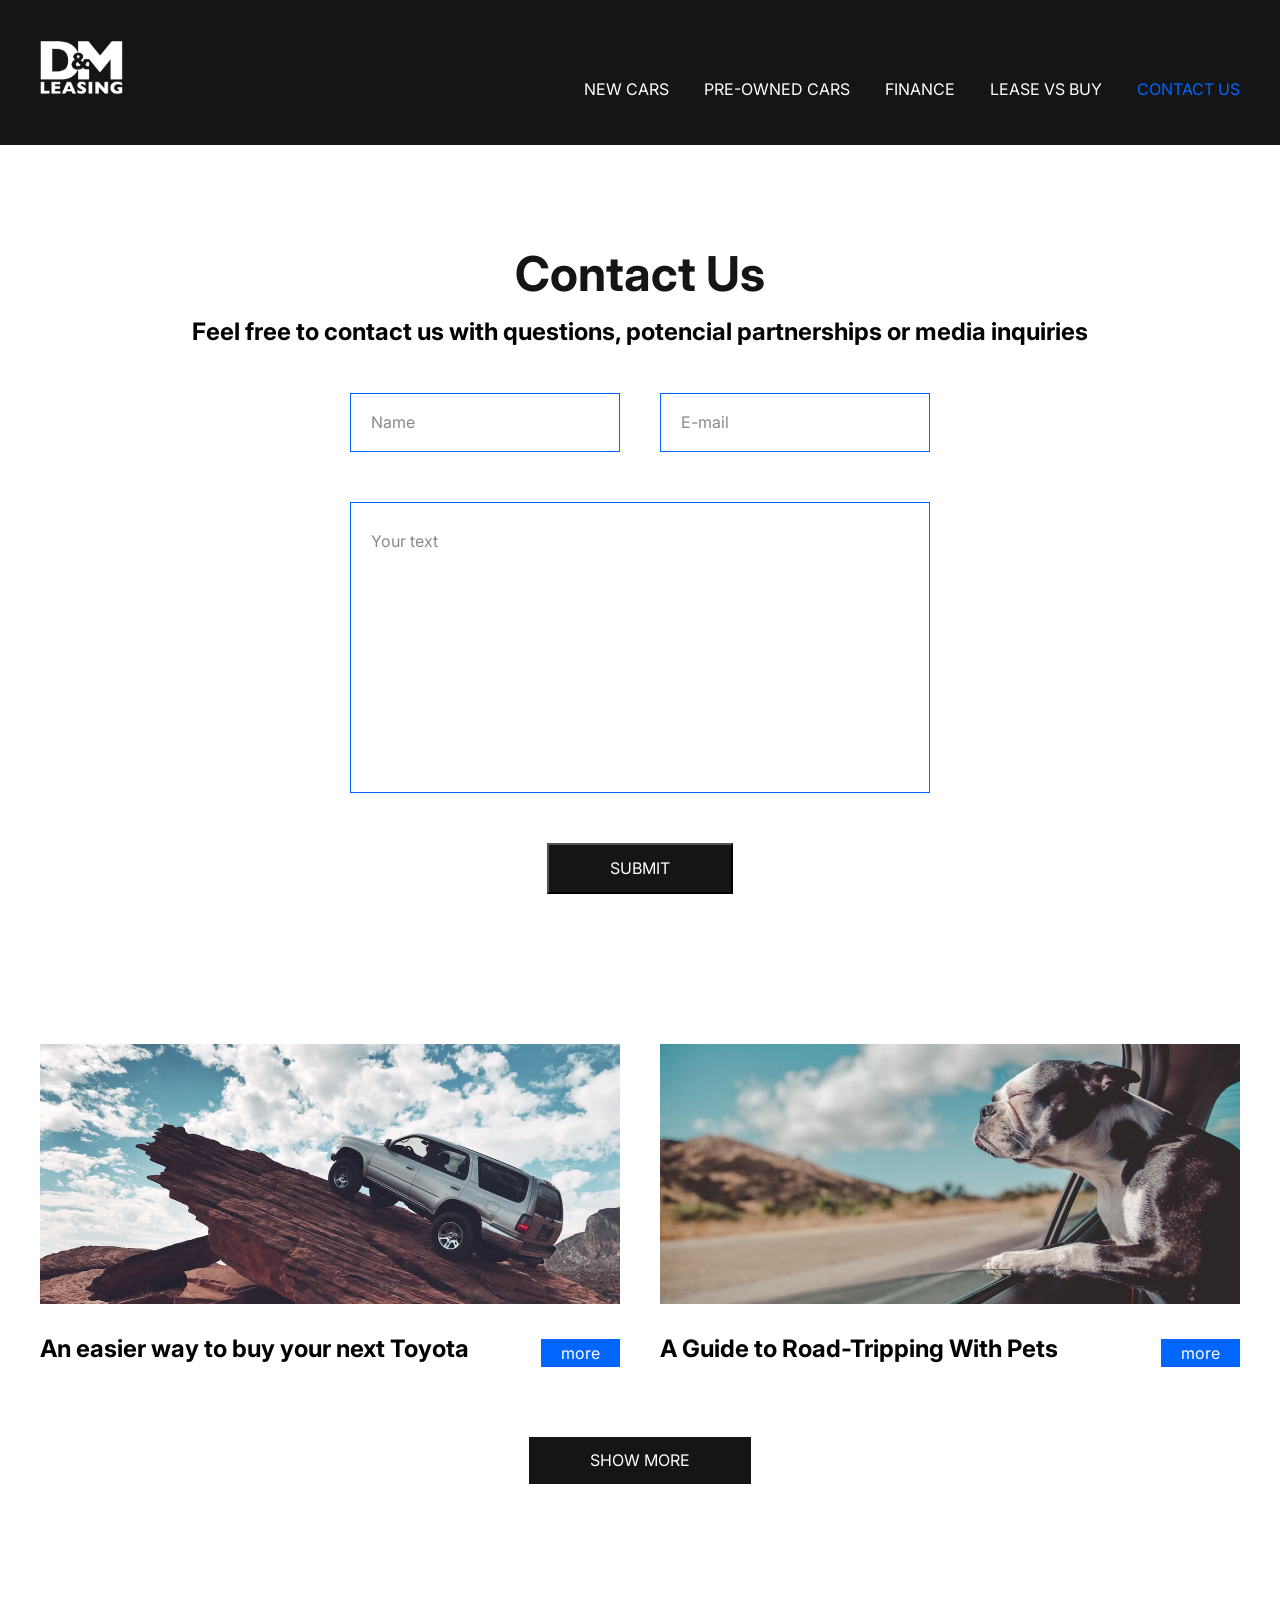
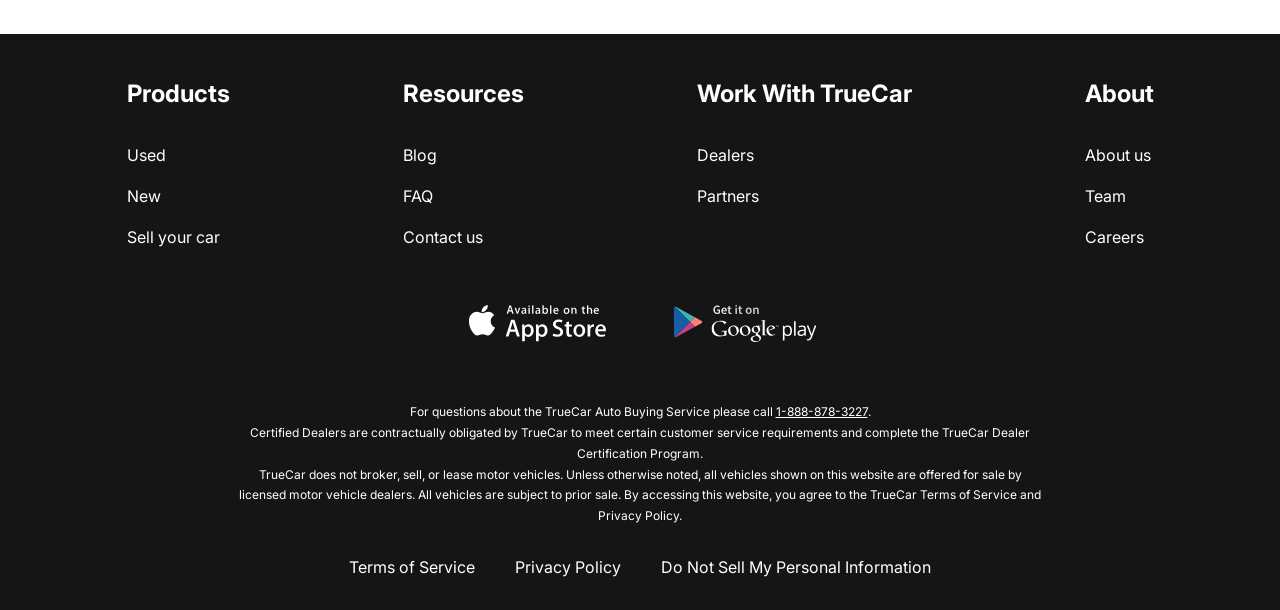
<file: contact.html>
<!DOCTYPE html>
<html lang="en">

<head>
    <meta charset="UTF-8">
    <meta name="viewport" content="width=device-width, initial-scale=1.0">
    <title>Contacts</title>

    <link rel="preconnect" href="https://fonts.googleapis.com">
    <link rel="preconnect" href="https://fonts.gstatic.com" crossorigin>
    <link href="https://fonts.googleapis.com/css2?family=Inter:opsz,wght@14..32,100..900&display=swap" rel="stylesheet">

    <link rel="stylesheet" href="css/reset.css">
    <link rel="stylesheet" href="css/style.css">
</head>

<body>

    <div class="wrapper">

        <header class="header">
            <div class="container">
                <div class="header__inner">
                    <a href="https://the-real-webmaster.github.io/lease-cars/" class="logo">
                        <img src="images/logo.svg" alt="" class="logo__img">
                    </a>

                    <nav class="menu">
                        <button class="menu__btn"><span class="menu__btn-line"></span></button>
                        <ul class="menu__list">
                            <li class="menu__list-item">
                                <a href="https://the-real-webmaster.github.io/lease-cars/new-cars.html" class="menu__list-link">NEW CARS</a>
                            </li>
                            <li class="menu__list-item">
                                <a href="#" class="menu__list-link">PRE-OWNED CARS</a>
                            </li>
                            <li class="menu__list-item">
                                <a href="#" class="menu__list-link">FINANCE</a>
                            </li>
                            <li class="menu__list-item">
                                <a href="#" class="menu__list-link">LEASE VS BUY</a>
                            </li>
                            <li class="menu__list-item">
                                <a href="#" class="menu__list-link menu__list-link--active">CONTACT US</a>
                            </li>
                        </ul>
                    </nav>
                </div>
            </div>
        </header>

        <main class="main">
            <section class="contacts">
                <div class="container">
                    <h1 class="section__title contacts__title">Contact Us</h1>
                    <p class="contacts__text">Feel free to contact us with questions, potencial partnerships or media
                        inquiries</p>
                    <form action="." class="form">
                        <input type="text" name="user-name" placeholder="Name" class="form__input" required>
                        <input type="email" name="user-email" placeholder="E-mail" class="form__input" required>
                        <textarea name="user-text" placeholder="Your text" class="form__textarea" required></textarea>
                        <button type="submit" class="form__btn">SUBMIT</button>
                    </form>
                </div>
            </section>

            <section class="blog">
                <div class="container">
                    <div class="blog__inner">
                        <article class="blog__item">
                            <img src="./images/blog-1.jpg" alt="" class="blog__item-img">
                            <div class="blog__item-inner">
                                <span class="blog__item-title">An easier way to buy your next Toyota</span>
                                <a href="#" class="blog__item-link">more</a>
                            </div>
                        </article>
                        <article class="blog__item">
                            <img src="./images/blog-2.jpg" alt="" class="blog__item-img">
                            <div class="blog__item-inner">
                                <span class="blog__item-title">A Guide to Road-Tripping With Pets</span>
                                <a href="#" class="blog__item-link">more</a>
                            </div>
                        </article>
                    </div>
                    <a href="#" class="section__btn blog__btn">SHOW MORE</a>
                </div>
            </section>
        </main>

        <footer class="footer">
            <div class="container">
                <nav class="footer__menu">
                    <ul class="footer__menu-list">
                        <li class="footer__menu-item">
                            <p class="footer__menu-title">Products</p>
                        </li>
                        <li class="footer__menu-item">
                            <a href="#" class="footer__menu-link">Used</a>
                        </li>
                        <li class="footer__menu-item">
                            <a href="#" class="footer__menu-link">New</a>
                        </li>
                        <li class="footer__menu-item">
                            <a href="#" class="footer__menu-link">Sell your car</a>
                        </li>
                    </ul>

                    <ul class="footer__menu-list">
                        <li class="footer__menu-item">
                            <p class="footer__menu-title">Resources</p>
                        </li>
                        <li class="footer__menu-item">
                            <a href="#" class="footer__menu-link">Blog</a>
                        </li>
                        <li class="footer__menu-item">
                            <a href="#" class="footer__menu-link">FAQ</a>
                        </li>
                        <li class="footer__menu-item">
                            <a href="#" class="footer__menu-link">Contact us</a>
                        </li>
                    </ul>

                    <ul class="footer__menu-list">
                        <li class="footer__menu-item">
                            <p class="footer__menu-title">Work With TrueCar</p>
                        </li>
                        <li class="footer__menu-item">
                            <a href="#" class="footer__menu-link">Dealers</a>
                        </li>
                        <li class="footer__menu-item">
                            <a href="#" class="footer__menu-link">Partners</a>
                        </li>
                    </ul>

                    <ul class="footer__menu-list">
                        <li class="footer__menu-item">
                            <p class="footer__menu-title">About</p>
                        </li>
                        <li class="footer__menu-item">
                            <a href="#" class="footer__menu-link">About us</a>
                        </li>
                        <li class="footer__menu-item">
                            <a href="#" class="footer__menu-link">Team</a>
                        </li>
                        <li class="footer__menu-item">
                            <a href="#" class="footer__menu-link">Careers</a>
                        </li>
                    </ul>
                </nav>

                <ul class="app">
                    <li class="app-item">
                        <a href="#" class="app__link">
                            <img src="images/app-store.svg" alt="" class="app__image">
                        </a>
                    </li>
                    <li class="app-item">
                        <a href="#" class="app__link">
                            <img src="images/google-play.svg" alt="" class="app__image">
                        </a>
                    </li>
                </ul>

                <div class="footer__copy">
                    <p class="footer__copy-text">For questions about the TrueCar Auto Buying Service please call <a
                            href="tel:18888783227" class="footer__copy-link">1-888-878-3227</a>.<br>Certified Dealers
                        are contractually obligated by TrueCar to meet certain customer service requirements and
                        complete the TrueCar Dealer Certification Program.</p>
                    <p class="footer__copy-text">TrueCar does not broker, sell, or lease motor vehicles. Unless
                        otherwise noted, all vehicles shown on this website are offered for sale by licensed motor
                        vehicle dealers. All vehicles are subject to prior sale. By accessing this website, you agree to
                        the TrueCar Terms of Service and Privacy Policy.</p>
                </div>

                <nav class="copy__nav">
                    <ul class="copy__nav-list">
                        <li class="copy__nav-item">
                            <a href="#" class="copy__nav-link">Terms of Service</a>
                        </li>
                        <li class="copy__nav-item">
                            <a href="#" class="copy__nav-link">Privacy Policy</a>
                        </li>
                        <li class="copy__nav-item">
                            <a href="#" class="copy__nav-link">Do Not Sell My Personal Information</a>
                        </li>
                    </ul>
                </nav>
            </div>
        </footer>


    </div>

    <script src="js/main.js"></script>
</body>

</html>
</file>
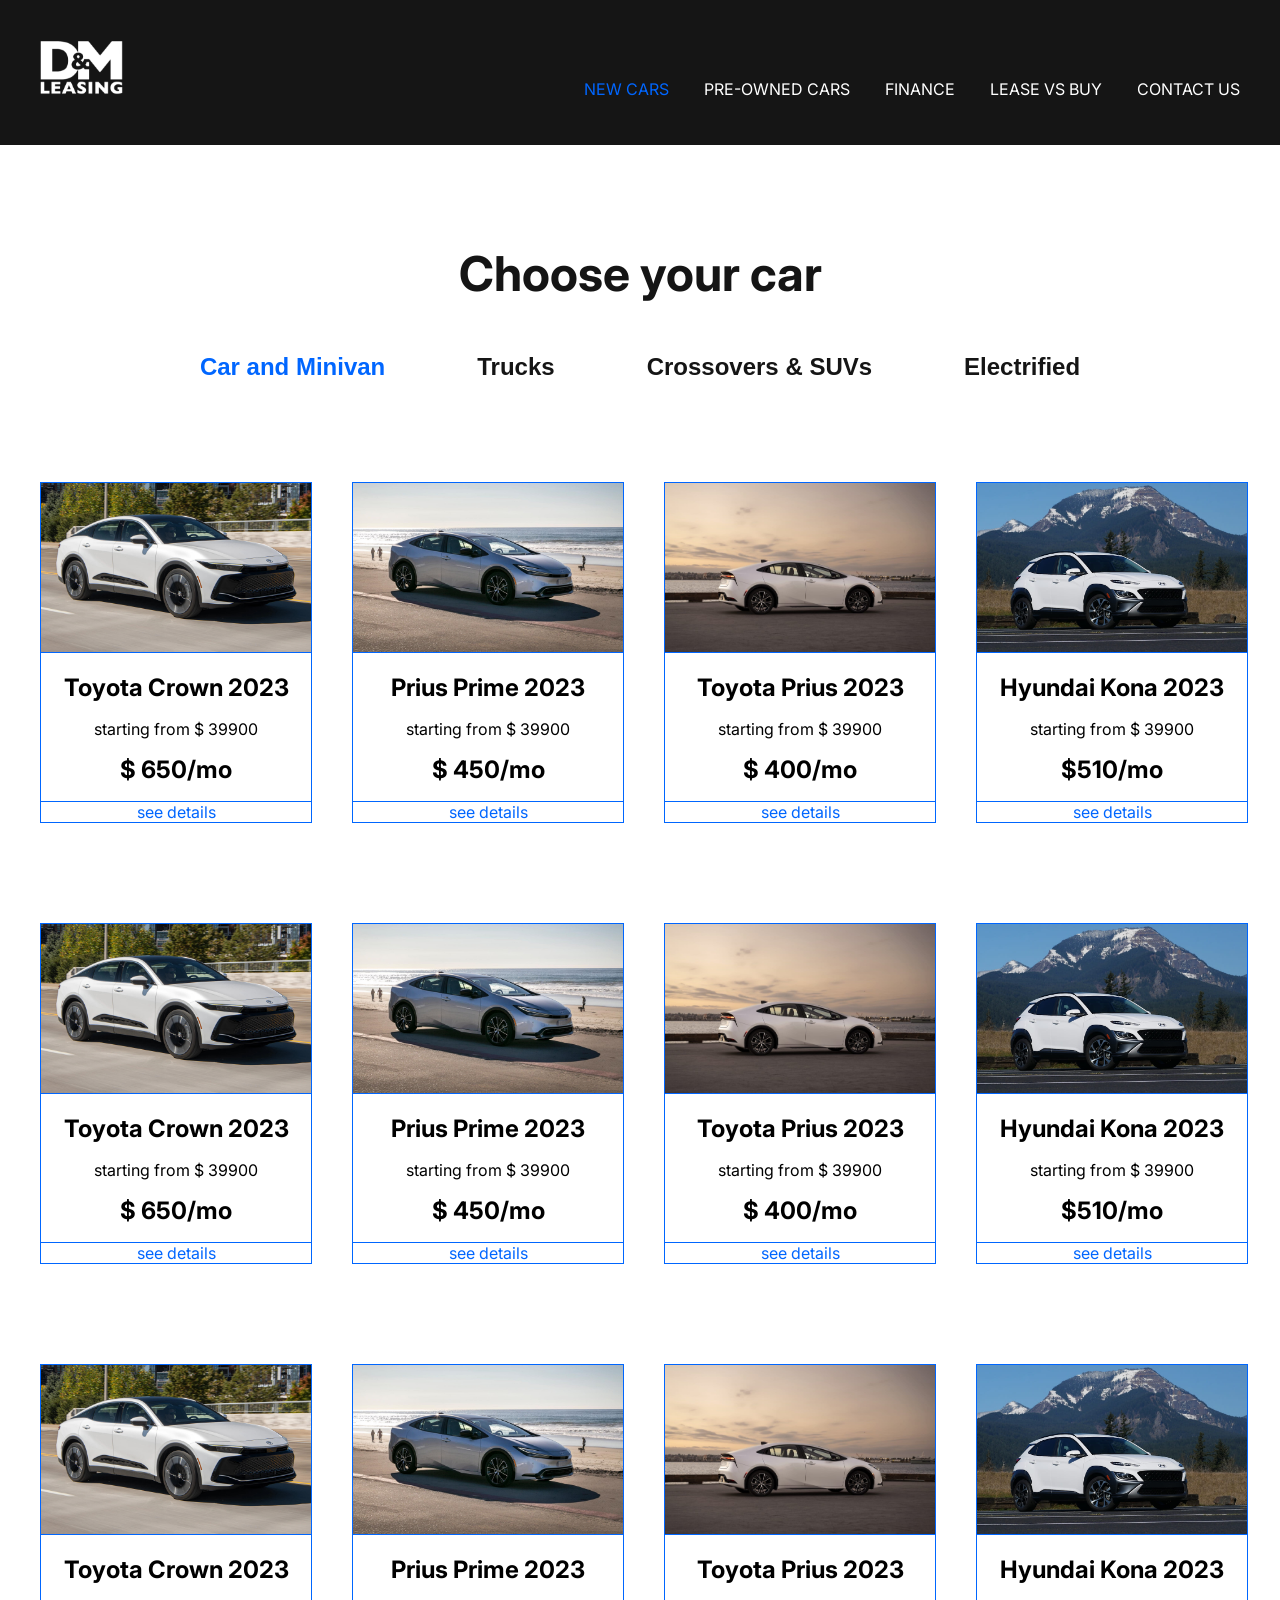
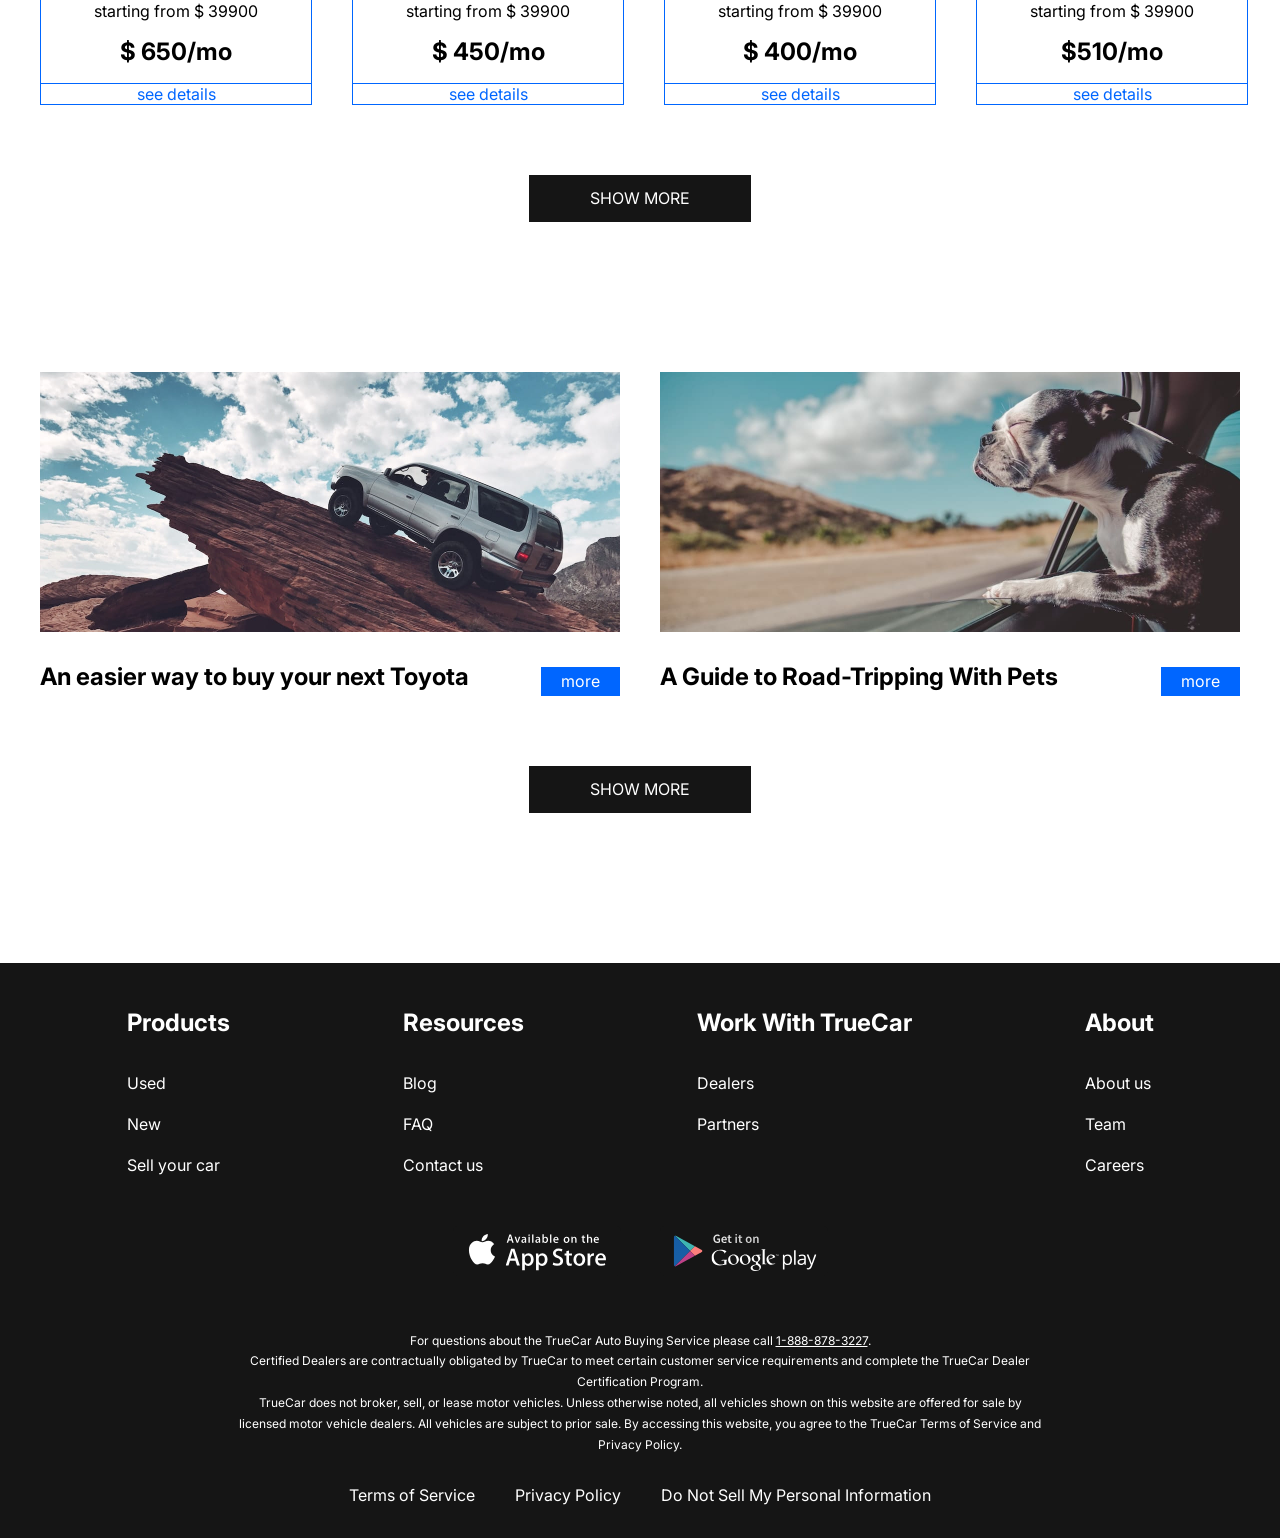
<file: new-cars.html>
<!DOCTYPE html>
<html lang="en">

<head>
    <meta charset="UTF-8">
    <meta name="viewport" content="width=device-width, initial-scale=1.0">
    <title>Document</title>

    <link rel="preconnect" href="https://fonts.googleapis.com">
    <link rel="preconnect" href="https://fonts.gstatic.com" crossorigin>
    <link href="https://fonts.googleapis.com/css2?family=Inter:opsz,wght@14..32,100..900&display=swap" rel="stylesheet">

    <link rel="stylesheet" href="css/reset.css">
    <link rel="stylesheet" href="css/style.css">
</head>

<body>

    <div class="wrapper">

        <header class="header">
            <div class="container">
                <div class="header__inner">
                    <a href="https://the-real-webmaster.github.io/lease-cars/" class="logo">
                        <img src="images/logo.svg" alt="" class="logo__img">
                    </a>

                    <nav class="menu">
                        <button class="menu__btn"><span class="menu__btn-line"></span></button>
                        <ul class="menu__list">
                            <li class="menu__list-item">
                                <a href="#" class="menu__list-link menu__list-link--active">NEW CARS</a>
                            </li>
                            <li class="menu__list-item">
                                <a href="#" class="menu__list-link">PRE-OWNED CARS</a>
                            </li>
                            <li class="menu__list-item">
                                <a href="#" class="menu__list-link">FINANCE</a>
                            </li>
                            <li class="menu__list-item">
                                <a href="#" class="menu__list-link">LEASE VS BUY</a>
                            </li>
                            <li class="menu__list-item">
                                <a href="https://the-real-webmaster.github.io/lease-cars/contact.html" class="menu__list-link">CONTACT US</a>
                            </li>
                        </ul>
                    </nav>
                </div>
            </div>
        </header>

        <main class="main">
            <section class="choose">
                <div class="container">
                    <h1 class="section__title choose__title">Choose your car</h1>

                    <div class="tabs">
                        <div class="tabs__btn">
                            <button class="tabs__btn-item tabs__btn-item--active" data-button="content-1">Car and
                                Minivan</button>
                            <button class="tabs__btn-item" data-button="content-2">Trucks</button>
                            <button class="tabs__btn-item" data-button="content-3">Crossovers & SUVs</button>
                            <button class="tabs__btn-item" data-button="content-4">Electrified</button>
                        </div>

                        <div class="tabs__content">
                            <div class="tabs__content-item tabs__content-item--active" id="content-1">
                                <div class="card">
                                    <img src="./images/card-1.jpg" alt="" class="card__image">
                                    <span class="card__title">Toyota Crown 2023</span>
                                    <p class="card__text">starting from $ 39900</p>
                                    <span class="card__price">$ 650/mo</span>
                                    <a href="#" class="card__link">see details</a>
                                </div>
                                <div class="card">
                                    <img src="./images/card-2.jpg" alt="" class="card__image">
                                    <span class="card__title">Prius Prime 2023</span>
                                    <p class="card__text">starting from $ 39900</p>
                                    <span class="card__price"> $ 450/mo</span>
                                    <a href="#" class="card__link">see details</a>
                                </div>
                                <div class="card">
                                    <img src="./images/card-3.jpg" alt="" class="card__image">
                                    <span class="card__title">Toyota Prius 2023</span>
                                    <p class="card__text">starting from $ 39900</p>
                                    <span class="card__price"> $ 400/mo</span>
                                    <a href="#" class="card__link">see details</a>
                                </div>
                                <div class="card">
                                    <img src="./images/card-4.jpg" alt="" class="card__image">
                                    <span class="card__title">Hyundai Kona 2023</span>
                                    <p class="card__text">starting from $ 39900</p>
                                    <span class="card__price">$510/mo</span>
                                    <a href="#" class="card__link">see details</a>
                                </div>

                                <div class="card">
                                    <img src="./images/card-1.jpg" alt="" class="card__image">
                                    <span class="card__title">Toyota Crown 2023</span>
                                    <p class="card__text">starting from $ 39900</p>
                                    <span class="card__price">$ 650/mo</span>
                                    <a href="#" class="card__link">see details</a>
                                </div>
                                <div class="card">
                                    <img src="./images/card-2.jpg" alt="" class="card__image">
                                    <span class="card__title">Prius Prime 2023</span>
                                    <p class="card__text">starting from $ 39900</p>
                                    <span class="card__price"> $ 450/mo</span>
                                    <a href="#" class="card__link">see details</a>
                                </div>
                                <div class="card">
                                    <img src="./images/card-3.jpg" alt="" class="card__image">
                                    <span class="card__title">Toyota Prius 2023</span>
                                    <p class="card__text">starting from $ 39900</p>
                                    <span class="card__price"> $ 400/mo</span>
                                    <a href="#" class="card__link">see details</a>
                                </div>
                                <div class="card">
                                    <img src="./images/card-4.jpg" alt="" class="card__image">
                                    <span class="card__title">Hyundai Kona 2023</span>
                                    <p class="card__text">starting from $ 39900</p>
                                    <span class="card__price">$510/mo</span>
                                    <a href="#" class="card__link">see details</a>
                                </div>

                                <div class="card">
                                    <img src="./images/card-1.jpg" alt="" class="card__image">
                                    <span class="card__title">Toyota Crown 2023</span>
                                    <p class="card__text">starting from $ 39900</p>
                                    <span class="card__price">$ 650/mo</span>
                                    <a href="#" class="card__link">see details</a>
                                </div>
                                <div class="card">
                                    <img src="./images/card-2.jpg" alt="" class="card__image">
                                    <span class="card__title">Prius Prime 2023</span>
                                    <p class="card__text">starting from $ 39900</p>
                                    <span class="card__price"> $ 450/mo</span>
                                    <a href="#" class="card__link">see details</a>
                                </div>
                                <div class="card">
                                    <img src="./images/card-3.jpg" alt="" class="card__image">
                                    <span class="card__title">Toyota Prius 2023</span>
                                    <p class="card__text">starting from $ 39900</p>
                                    <span class="card__price"> $ 400/mo</span>
                                    <a href="#" class="card__link">see details</a>
                                </div>
                                <div class="card">
                                    <img src="./images/card-4.jpg" alt="" class="card__image">
                                    <span class="card__title">Hyundai Kona 2023</span>
                                    <p class="card__text">starting from $ 39900</p>
                                    <span class="card__price">$510/mo</span>
                                    <a href="#" class="card__link">see details</a>
                                </div>
                            </div>

                            <div class="tabs__content-item" id="content-2">
                                <div class="card">
                                    <img src="./images/card-1.jpg" alt="" class="card__image">
                                    <span class="card__title">Toyota Crown 2023</span>
                                    <p class="card__text">starting from $ 39900</p>
                                    <span class="card__price">$ 650/mo</span>
                                    <a href="#" class="card__link">see details</a>
                                </div>
                                <div class="card">
                                    <img src="./images/card-2.jpg" alt="" class="card__image">
                                    <span class="card__title">Prius Prime 2023</span>
                                    <p class="card__text">starting from $ 39900</p>
                                    <span class="card__price"> $ 450/mo</span>
                                    <a href="#" class="card__link">see details</a>
                                </div>
                            </div>

                            <div class="tabs__content-item" id="content-3">
                                <div class="card">
                                    <img src="./images/card-1.jpg" alt="" class="card__image">
                                    <span class="card__title">Toyota Crown 2023</span>
                                    <p class="card__text">starting from $ 39900</p>
                                    <span class="card__price">$ 650/mo</span>
                                    <a href="#" class="card__link">see details</a>
                                </div>
                                <div class="card">
                                    <img src="./images/card-2.jpg" alt="" class="card__image">
                                    <span class="card__title">Prius Prime 2023</span>
                                    <p class="card__text">starting from $ 39900</p>
                                    <span class="card__price"> $ 450/mo</span>
                                    <a href="#" class="card__link">see details</a>
                                </div>
                                <div class="card">
                                    <img src="./images/card-1.jpg" alt="" class="card__image">
                                    <span class="card__title">Toyota Crown 2023</span>
                                    <p class="card__text">starting from $ 39900</p>
                                    <span class="card__price">$ 650/mo</span>
                                    <a href="#" class="card__link">see details</a>
                                </div>
                                <div class="card">
                                    <img src="./images/card-2.jpg" alt="" class="card__image">
                                    <span class="card__title">Prius Prime 2023</span>
                                    <p class="card__text">starting from $ 39900</p>
                                    <span class="card__price"> $ 450/mo</span>
                                    <a href="#" class="card__link">see details</a>
                                </div>
                            </div>

                            <div class="tabs__content-item" id="content-4">
                                <div class="card">
                                    <img src="./images/card-1.jpg" alt="" class="card__image">
                                    <span class="card__title">Toyota Crown 2023</span>
                                    <p class="card__text">starting from $ 39900</p>
                                    <span class="card__price">$ 650/mo</span>
                                    <a href="#" class="card__link">see details</a>
                                </div>
                                <div class="card">
                                    <img src="./images/card-2.jpg" alt="" class="card__image">
                                    <span class="card__title">Prius Prime 2023</span>
                                    <p class="card__text">starting from $ 39900</p>
                                    <span class="card__price"> $ 450/mo</span>
                                    <a href="#" class="card__link">see details</a>
                                </div>
                                <div class="card">
                                    <img src="./images/card-1.jpg" alt="" class="card__image">
                                    <span class="card__title">Toyota Crown 2023</span>
                                    <p class="card__text">starting from $ 39900</p>
                                    <span class="card__price">$ 650/mo</span>
                                    <a href="#" class="card__link">see details</a>
                                </div>
                                <div class="card">
                                    <img src="./images/card-2.jpg" alt="" class="card__image">
                                    <span class="card__title">Prius Prime 2023</span>
                                    <p class="card__text">starting from $ 39900</p>
                                    <span class="card__price"> $ 450/mo</span>
                                    <a href="#" class="card__link">see details</a>
                                </div>
                                <div class="card">
                                    <img src="./images/card-1.jpg" alt="" class="card__image">
                                    <span class="card__title">Toyota Crown 2023</span>
                                    <p class="card__text">starting from $ 39900</p>
                                    <span class="card__price">$ 650/mo</span>
                                    <a href="#" class="card__link">see details</a>
                                </div>
                                <div class="card">
                                    <img src="./images/card-2.jpg" alt="" class="card__image">
                                    <span class="card__title">Prius Prime 2023</span>
                                    <p class="card__text">starting from $ 39900</p>
                                    <span class="card__price"> $ 450/mo</span>
                                    <a href="#" class="card__link">see details</a>
                                </div>
                            </div>
                        </div>
                        <a href="#" class="section__btn blog__btn">SHOW MORE</a>
                    </div>
                </div>
            </section>

            <section class="blog">
                <div class="container">
                    <div class="blog__inner">
                        <article class="blog__item">
                            <img src="./images/blog-1.jpg" alt="" class="blog__item-img">
                            <div class="blog__item-inner">
                                <span class="blog__item-title">An easier way to buy your next Toyota</span>
                                <a href="#" class="blog__item-link">more</a>
                            </div>
                        </article>
                        <article class="blog__item">
                            <img src="./images/blog-2.jpg" alt="" class="blog__item-img">
                            <div class="blog__item-inner">
                                <span class="blog__item-title">A Guide to Road-Tripping With Pets</span>
                                <a href="#" class="blog__item-link">more</a>
                            </div>
                        </article>
                    </div>
                    <a href="#" class="section__btn blog__btn">SHOW MORE</a>
                </div>
            </section>
        </main>

        <footer class="footer">
            <div class="container">
                <nav class="footer__menu">
                    <ul class="footer__menu-list">
                        <li class="footer__menu-item">
                            <p class="footer__menu-title">Products</p>
                        </li>
                        <li class="footer__menu-item">
                            <a href="#" class="footer__menu-link">Used</a>
                        </li>
                        <li class="footer__menu-item">
                            <a href="#" class="footer__menu-link">New</a>
                        </li>
                        <li class="footer__menu-item">
                            <a href="#" class="footer__menu-link">Sell your car</a>
                        </li>
                    </ul>

                    <ul class="footer__menu-list">
                        <li class="footer__menu-item">
                            <p class="footer__menu-title">Resources</p>
                        </li>
                        <li class="footer__menu-item">
                            <a href="#" class="footer__menu-link">Blog</a>
                        </li>
                        <li class="footer__menu-item">
                            <a href="#" class="footer__menu-link">FAQ</a>
                        </li>
                        <li class="footer__menu-item">
                            <a href="#" class="footer__menu-link">Contact us</a>
                        </li>
                    </ul>

                    <ul class="footer__menu-list">
                        <li class="footer__menu-item">
                            <p class="footer__menu-title">Work With TrueCar</p>
                        </li>
                        <li class="footer__menu-item">
                            <a href="#" class="footer__menu-link">Dealers</a>
                        </li>
                        <li class="footer__menu-item">
                            <a href="#" class="footer__menu-link">Partners</a>
                        </li>
                    </ul>

                    <ul class="footer__menu-list">
                        <li class="footer__menu-item">
                            <p class="footer__menu-title">About</p>
                        </li>
                        <li class="footer__menu-item">
                            <a href="#" class="footer__menu-link">About us</a>
                        </li>
                        <li class="footer__menu-item">
                            <a href="#" class="footer__menu-link">Team</a>
                        </li>
                        <li class="footer__menu-item">
                            <a href="#" class="footer__menu-link">Careers</a>
                        </li>
                    </ul>
                </nav>

                <ul class="app">
                    <li class="app-item">
                        <a href="#" class="app__link">
                            <img src="images/app-store.svg" alt="" class="app__image">
                        </a>
                    </li>
                    <li class="app-item">
                        <a href="#" class="app__link">
                            <img src="images/google-play.svg" alt="" class="app__image">
                        </a>
                    </li>
                </ul>

                <div class="footer__copy">
                    <p class="footer__copy-text">For questions about the TrueCar Auto Buying Service please call <a
                            href="tel:18888783227" class="footer__copy-link">1-888-878-3227</a>.<br>Certified Dealers
                        are contractually obligated by TrueCar to meet certain customer service requirements and
                        complete the TrueCar Dealer Certification Program.</p>
                    <p class="footer__copy-text">TrueCar does not broker, sell, or lease motor vehicles. Unless
                        otherwise noted, all vehicles shown on this website are offered for sale by licensed motor
                        vehicle dealers. All vehicles are subject to prior sale. By accessing this website, you agree to
                        the TrueCar Terms of Service and Privacy Policy.</p>
                </div>

                <nav class="copy__nav">
                    <ul class="copy__nav-list">
                        <li class="copy__nav-item">
                            <a href="#" class="copy__nav-link">Terms of Service</a>
                        </li>
                        <li class="copy__nav-item">
                            <a href="#" class="copy__nav-link">Privacy Policy</a>
                        </li>
                        <li class="copy__nav-item">
                            <a href="#" class="copy__nav-link">Do Not Sell My Personal Information</a>
                        </li>
                    </ul>
                </nav>
            </div>
        </footer>


    </div>

    <script src="js/main.js"></script>
</body>

</html>
</file>
<file: css/style.css>
html {
    box-sizing: border-box;
}

*,
*::before,
*::after {
    box-sizing: border-box;
}

a {
    text-decoration: none;
    color: inherit;
}

html,
body {
    height: 100%;
}

body {
    font-family: "Inter", sans-serif;
    font-weight: 400;
    font-size: 16px;
    line-height: 130%;
}

.wrapper {
    min-height: 100%;
    display: flex;
    flex-direction: column;
}

.main {
    flex-grow: 1;
}

.container {
    margin: 0 auto;
    max-width: 1230px;
    padding: 0 15px;
}

.section__btn {
    font-family: "Inter", sans-serif;
    font-weight: 400;
    font-size: 16px;
    line-height: 130%;
    margin: 0 auto;
    padding: 13px 61px;
    display: block;
    background-color: #151515;
    width: fit-content;
    color: #fff;
    text-transform: uppercase;
    cursor: pointer;
}

.section__title {
    margin-bottom: 50px;
    font-weight: 700;
    font-size: 48px;
    line-height: 1.20;
    color: #151515;
    text-align: center;
}

.header {
    background-color: #151515;
}

.header-main {
    background-color: transparent;
}

.header-main,
.top {
    position: absolute;
    left: 0;
    right: 0;
    z-index: 5;
}

.header__inner {
    padding: 40px 0 45px;
    display: flex;
    justify-content: space-between;
    align-items: flex-end;
}

.menu__btn {
    display: none;
}

.menu__list {
    display: flex;
    gap: 35px;
}

.menu__list-link {
    color: #fff;
    text-transform: uppercase;
}

.menu__list-link--active {
    color: #0066FF;
}

/*----
  TOP
------*/

.top {
    padding-top: 247px;
    padding-bottom: 50px;
    font-weight: 700;
    color: #fff;
    text-align: center;
    z-index: 4;
}

.title {
    line-height: 116%;
    margin-bottom: 38px;
    font-size: 96px;
}

.top__link {

    background-color: #151515;
    padding: 23px;
    max-width: 430px;
    width: 100%;
    font-size: 36px;
    text-transform: uppercase;
    display: inline-block;
}

/*-------
  SLIDER
---------*/

.swiper::after {
    content: '';
    background-color: rgba(21, 21, 21, .3);
    position: absolute;
    inset: 0;
    z-index: 5;
}

.swiper-wrapper {
    background-color: rgba(21, 21, 21, .3);
}

.swiper-slide {
    height: 100vh;
    background-size: cover;
    background-position: center;
}

.swiper-pagination {
    bottom: 50px !important;
}

.swiper-pagination-bullet {
    background-color: #151515;
    width: 120px;
    height: 3px;
    border-radius: 0;
    opacity: 1;
}

.swiper-pagination-bullet+.swiper-pagination-bullet {
    margin-left: 26px !important;
}

.swiper-pagination-bullet-active {
    height: 6px;
    background-color: #fff;
}

/*---------
  WHY_LEASE
-----------*/

.why-lease {
    padding: 150px 0;
}

.why-lease__list {
    display: grid;
    grid-template-columns: repeat(4, 1fr);
    gap: 40px;
}

.why-lease__list-item {
    text-align: center;
}

.why-lease__list-image {
    margin-bottom: 30px;
    width: 150px;
    height: 150px;
}

.why-lease__list-title {
    margin-bottom: 30px;
    display: block;
    font-weight: 700;
    font-size: 24px;
}

.why-lease__list-desc {
    text-align: left;
}

/*---------
  HOW DOES
-----------*/

.how-does {
    margin-bottom: 150px;
}

.how-does__inner {
    max-width: 594px;
    margin: 0 auto;
}

.how-does__subtitle {
    padding: 50px 0;
    display: inline-block;
    font-weight: 700;
    font-size: 24px;
    line-height: 1.20;
    color: #151515;
}

.how-does__list {
    padding-bottom: 70px;
    counter-reset: myCounter;
}

.how-does__list-item {
    padding-left: 70px;
    display: flex;
    align-items: center;
    justify-content: space-between;
}

.how-does__list-item:nth-child(2) {
    margin: 40px 0;
}

.how-does__list-item::before {
    counter-increment: myCounter;
    content: counter(myCounter);
    display: flex;
    justify-content: center;
    align-items: center;
    flex-shrink: 0;
    background-color: #0066FF;
    width: 100px;
    height: 100px;
    font-weight: 700;
    font-size: 48px;
    color: #fff;
    border-radius: 50%;
}

.how-does__list-desc {
    width: 270px;
}

/*------
  VIDEO
--------*/

.video {
    margin-bottom: 150px;
}

.video__title {
    margin-bottom: 20px;
}

.video__text {
    margin-bottom: 50px;
    font-weight: 700;
    font-size: 24px;
    text-align: center;
}

.video__iframe {
    margin: 0 auto;
    display: block;
    max-width: 1000px;
    width: 100%;
    height: 500px;
}

/*----------
  IMPORTANT
------------*/

.important {
    margin-bottom: 150px;
}

.important__title {
    margin-bottom: 20px;
}

.important__text {
    max-width: 580px;
    margin: 0 auto 50px;
}

.important__list {
    display: grid;
    grid-template-columns: repeat(4, 1fr);
    gap: 40px;
}

.important__list-image {
    margin-bottom: 20px;
    width: 270px;
    height: 150px;
    object-fit: cover;
    object-position: center;
}

/*---------
  CONTACTS
-----------*/

.contacts {
    padding: 100px 0 150px;
}

.contacts__title {
    margin-bottom: 20px;
}

.contacts__text {
    margin-bottom: 50px;
    font-weight: 700;
    font-size: 24px;
    text-align: center;
}

.form {
    margin: 0 auto;
    max-width: 580px;
    display: flex;
    justify-content: space-between;
    flex-wrap: wrap;
}

.form__input {
    padding: 18px 20px;
    width: 270px;
    border: 1px solid #0066FF;
}

.form__input,
.form__textarea {
    margin-bottom: 50px;
    outline: none;
}

.form__input,
.form__textarea,
.form__input::placeholder,
.form__textarea::placeholder,
.form__btn {
    font-family: "Inter", sans-serif;
    font-weight: 400;
    font-size: 16px;
    line-height: 130%;
    color: #151515;
}

.form__input::placeholder,
.form__textarea::placeholder {
    opacity: 0.5;
}

.form__textarea {
    padding: 28px 20px;
    width: 100%;
    height: 291px;
    resize: none;
    border: 1px solid #0066FF;
}

.form__btn {
    margin: 0 auto;
    padding: 13px 61px;
    background-color: #151515;
    color: #fff;
    text-transform: uppercase;
    cursor: pointer;
}

/*-----
  BLOG
-------*/

.blog {
    margin-bottom: 150px;
}

.blog__inner {
    margin-bottom: 70px;
    display: grid;
    grid-template-columns: repeat(2, 1fr);
    gap: 40px;
}

.blog__item-img {
    margin-bottom: 30px;
    max-width: 580px;
    width: 100%;
    height: 260px;
    object-fit: cover;
}

.blog__item-inner {
    display: flex;
    justify-content: space-between;
    align-items: flex-start;
}

.blog__item-title {
    font-weight: 700;
    font-size: 24px;
}

.blog__item-link {
    background-color: #0066FF;
    display: inline-block;
    margin-left: 10px;
    padding: 4px 20px;
    color: #fff;
}

.blog__btn {
    display: flex;
}

/*-------
  CHOOSE
---------*/

.choose {
    padding: 100px 0 150px;
}

.tabs__btn {
    display: flex;
    justify-content: center;
    gap: 80px;
    margin-bottom: 100px;
}

.tabs__btn-item {
    background-color: transparent;
    font-weight: 700;
    font-size: 24px;
    color: #151515;
    border: none;
    cursor: pointer;
}

.tabs__btn-item--active {
    color: #0066FF;
}

.tabs__content {
    margin-bottom: 70px;
}

.tabs__content-item {
    display: none;
    grid-template-columns: repeat(4, 1fr);
    gap: 100px 40px;
}

.tabs__content-item.tabs__content-item--active {
    display: grid;
}

.card {
    text-align: center;
    border: 1px solid #0066FF;
}

.card__image,
.card__title,
.card__text,
.card__price {
    margin-bottom: 20px;
    padding: 0 5px;
}

.card__title,
.card__price {
    display: inline-block;
}

.card__image {
    padding: 0;
    width: 270px;
    height: 170px;
    object-fit: cover;
    border-bottom: 1px solid #0066FF;
}

.card__title {
    font-weight: 700;
    font-size: 24px;
}

.card__price {
    font-weight: 700;
    font-size: 24px;
}

.card__link {
    display: block;
    color: #0066FF;
    border-top: 1px solid #0066FF;
}

/*-------
  FOOTER
---------*/

.footer {
    background-color: #151515;
    padding: 50px 0 32px;
    color: #fff;
}

.footer__menu {
    margin-bottom: 50px;
    display: flex;
    justify-content: space-around;
}

.footer__menu-list {
    max-width: 250px;
}

.footer__menu-item+.footer__menu-item {
    padding-top: 20px;
}

.footer__menu-title {
    padding-bottom: 20px;
    font-weight: 700;
    font-size: 24px;
}

.app {
    margin-bottom: 50px;
    display: flex;
    justify-content: center;
    gap: 39px;
}

.footer__copy {
    margin: 0 auto 30px;
    max-width: 807px;
    text-align: center;
    font-size: 12px;
}

.footer__copy-link {
    text-decoration: underline;
}

.copy__nav-list {
    display: flex;
    justify-content: center;
    gap: 40px;
}

@media (max-width: 1230px) {
    .title {
        font-size: 70px;
    }

    .top__link {
        font-size: 30px;
    }

    .why-lease {
        padding: 100px 0;
    }

    .how-does,
    .video,
    .important,
    .blog {
        margin-bottom: 100px;
    }

    .important__list {
        grid-template-columns: repeat(2, 1fr);
        justify-items: center;
    }

    .important__list-text {
        max-width: 270px;
    }

    .tabs__content-item {
        grid-template-columns: repeat(3, 1fr);
    }

    .card__image {
        width: 100%;
    }


}

@media (max-width: 1085px) {
    .why-lease__list {
        grid-template-columns: repeat(2, 1fr);
        gap: 25px;
    }

    .why-lease__list-desc {
        margin: auto;
        max-width: 250px;
        text-align: inherit;
    }
}

@media (max-width: 950px) {
    .header__inner {
        align-items: center;
    }

    .menu__btn {
        display: inline-flex;
        justify-content: center;
        align-items: center;
        background-color: transparent;
        height: 40px;
        border: none;
        position: relative;
        z-index: 10;
        cursor: pointer;
    }

    .menu__btn::before,
    .menu__btn::after {
        content: '';
        background-color: #fff;
        width: 40px;
        height: 3px;
        position: absolute;
    }

    .menu__btn::before {
        top: 0;
    }

    .menu__btn::after {
        bottom: 0;
    }

    .menu__btn-line {
        background-color: #fff;
        width: 40px;
        height: 3px;
    }

    .menu__list {
        background-color: #151515;
        flex-direction: column;
        align-items: center;
        justify-content: center;
        position: fixed;
        inset: 0;
        transform: translateY(-100%);
        transition: transform 0.5s ease-in-out;
    }

    .menu__list.active {
        transform: translateY(0);
    }

    .menu__list-link {
        font-size: 20px;
    }

    .title {
        font-size: 55px;
    }

    .top__link {
        padding: 20px;
        max-width: 330px;
        font-size: 28px;
    }

    .why-lease {
        padding: 50px 0;
    }

    .section__title {
        margin-bottom: 38px;
        font-size: 40px;
    }

    .how-does,
    .video,
    .important,
    .blog {
        margin-bottom: 50px;
    }

    .contacts, .choose {
        padding: 50px 0 80px;
    }

    .tabs__btn {
        margin-bottom: 60px;
        gap: 50px;
    }

    .tabs__btn-item {
        font-size: 22px;
    }

    .tabs__content-item {
        gap: 80px 30px;
    }

    .blog__item-img {
        max-width: 550px;
        height: 240px;
    }

    .blog__item-title {
        font-size: 22px;
    }

    .footer__menu-title {
        font-size: 22px;
    }
}

@media (max-width: 880px) {
    .tabs__btn {
        display: grid;
        grid-template-columns: repeat(2, 1fr);
    }

    .tabs__content-item {
        grid-template-columns: repeat(2, 1fr);
        justify-items: center;
    }

    .card {
        max-width: 320px;
    }
}

@media (max-width: 650px) {
    .header__inner {
        padding: 30px 0 35px;
    }

    .title {
        font-size: 45px;
    }

    .top__link {
        padding: 18px;
        max-width: 280px;
        font-size: 24px;
    }

    .swiper-pagination-bullet {
        width: 90px;
    }

    .why-lease__list-title {
        font-size: 22px;
    }

    .how-does__list-item {
        padding-left: 0;
    }

    .how-does__list-item::before {
        width: 80px;
        height: 80px;
    }

    .video__iframe {
        height: 380px;
    }

    .important__list {
        gap: 9px;
    }

    .important__list-image {
        width: 230px;
        height: 130px;
    }

    .important__list-text {
        width: 230px;
    }

    .contacts {
        padding-bottom: 55px;
    }

    .contacts__text {
        margin-bottom: 30px;
        font-size: 20px;
    }

    .form__input {
        width: 100%;
    }

    .form__input,
    .form__textarea {
        margin-bottom: 30px;
    }

    .tabs__btn {
        gap: 25px;
    }

    .tabs__content-item {
        grid-template-columns: 1fr;
        gap: 50px;
    }

    .card {
        max-width: 350px;
    }

    .blog__inner {
        margin-bottom: 45px;
        display: flex;
        flex-direction: column;
        justify-self: center;
    }

    .blog__item {
        max-width: 400px;
    }

    .blog__item-img {
        margin-bottom: 20px;
        width: 100%;
        height: 245px;
    }

    .footer__menu {
        display: grid;
        grid-template-columns: repeat(2, 1fr);
        justify-self: center;
        gap: 55px;
    }

    .copy__nav-list {
        flex-direction: column;
        gap: 20px;
    }

}

@media (max-width: 500px) {
    .top {
        padding-top: 210px;
    }

    .title {
        margin-bottom: 30px;
        font-size: 38px;
    }

    .top__link {
        padding: 10px;
        max-width: 220px;
        font-size: 20px;
    }

    .swiper-pagination-bullet {
        width: 65px;
    }

    .swiper-pagination-bullet+.swiper-pagination-bullet {
        margin-left: 15px !important;
    }

    .section__title {
        margin-bottom: 25px;
        font-size: 30px;
    }

    .why-lease__list {
        grid-template-columns: 1fr;
    }

    .why-lease__list-image {
        margin-bottom: 20px;
        width: 130px;
        height: 130px;
    }

    .why-lease__list-title {
        margin-bottom: 20px;
    }

    .how-does__text {
        text-align: center;
    }

    .how-does__subtitle {
        padding: 30px 0;
        font-size: 22px;
    }

    .how-does__list {
        padding-bottom: 35px;
    }

    .how-does__list-item::before {
        width: 55px;
        height: 55px;
        font-size: 35px;
    }

    .how-does__list-item:nth-child(2) {
        margin: 25px 0;
    }

    .how-does__list-desc {
        margin-left: 10px;
    }

    .video__text {
        margin-bottom: 30px;
        font-size: 22px;
        font-weight: 500;
    }

    .video__iframe {
        height: 320px;
    }

    .important__text {
        margin-bottom: 35px;
    }

    .important__list {
        grid-template-columns: 1fr;
        gap: 20px;
    }

    .important__list-image {
        width: 270px;
        height: 150px;
    }

    .blog__item-inner {
        flex-direction: column;
        gap: 20px;
    }

    .blog__item-link {
        margin-left: 0;
    }

    .app {
        flex-direction: column;
    }

    .footer__copy {
        text-align: left;
    }
}
</file>
